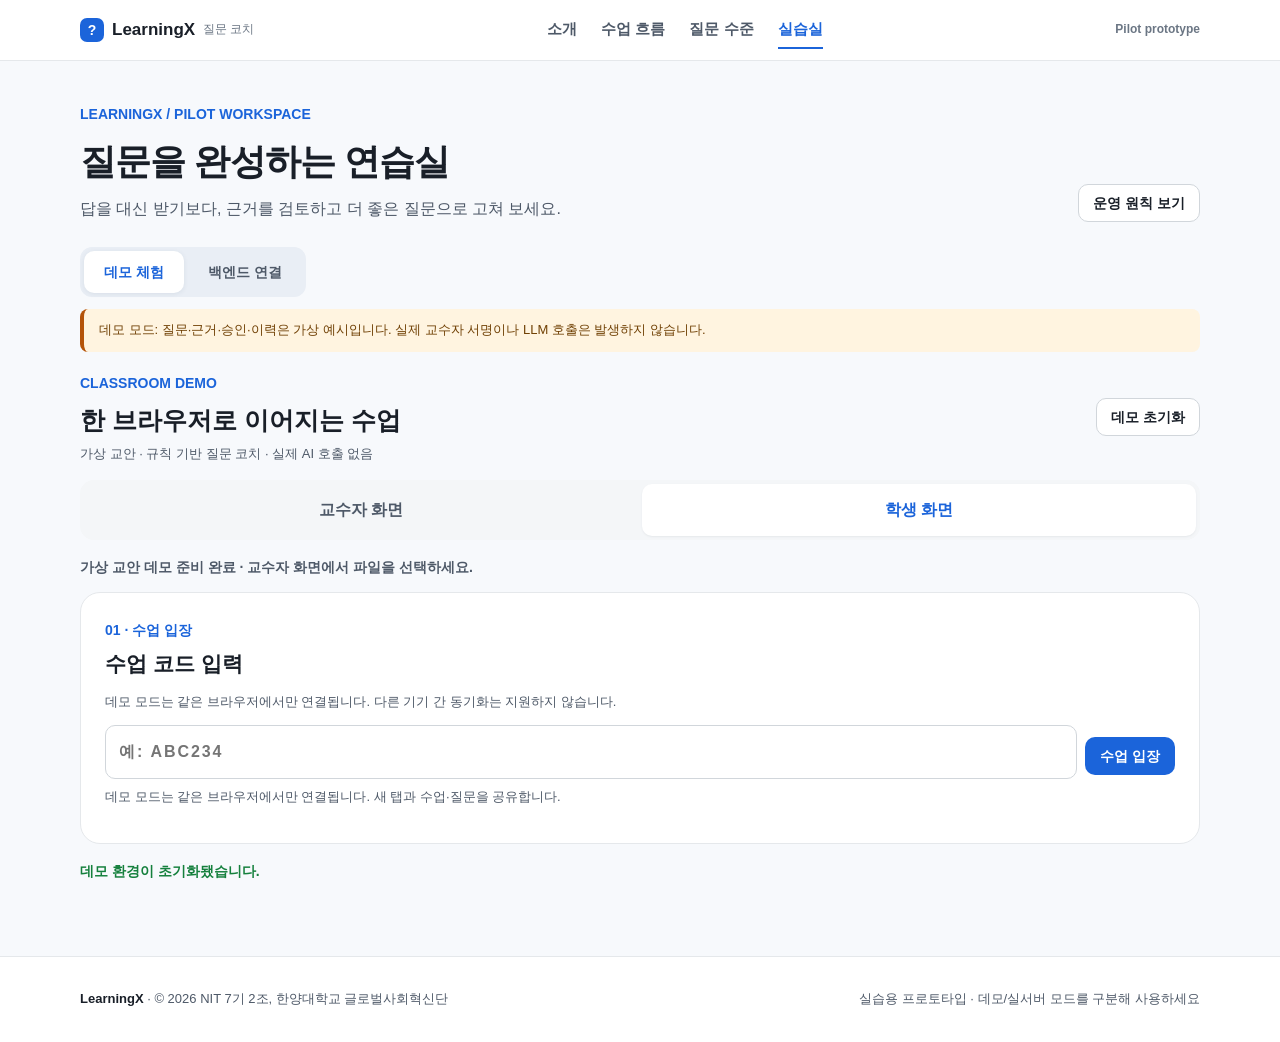
<file: frontend/app.html>
<!doctype html>
<html lang="ko">
<head>
<meta charset="utf-8">
<meta name="viewport" content="width=device-width, initial-scale=1">
<meta name="referrer" content="strict-origin-when-cross-origin">
<title>질문 코칭 실습 · LearningX</title>
<link rel="stylesheet" href="assets/style.css">
<link rel="stylesheet" href="assets/pilot.css">
<link rel="stylesheet" href="assets/demo-workspace.css">
</head>
<body>
<a class="skip" href="#main">본문으로 건너뛰기</a>
<header><div class="wrap"><a class="logo" href="index.html"><span class="mark" aria-hidden="true">?</span> LearningX <small>질문 코치</small></a><nav aria-label="메뉴"><a href="index.html">소개</a><a href="flow.html">수업 흐름</a><a href="levels.html">질문 수준</a><a href="app.html" aria-current="page">실습실</a></nav><span class="pilot-top">Pilot prototype</span></div></header>
<main id="main" class="pilot-main">
  <div class="wrap">
    <div class="pilot-heading"><div><span class="eyebrow">LEARNINGX / PILOT WORKSPACE</span><h1>질문을 완성하는 연습실</h1><p>답을 대신 받기보다, 근거를 검토하고 더 좋은 질문으로 고쳐 보세요.</p></div><a class="btn sm ghost" href="principles.html">운영 원칙 보기</a></div>
    <div class="mode-toggle" role="group" aria-label="접속 방식"><button id="demo-mode" type="button" class="active" aria-pressed="true">데모 체험</button><button id="api-mode" type="button" aria-pressed="false">백엔드 연결</button></div>
    <p class="pilot-notice" id="mode-notice" role="status">데모 모드: 모든 질문·답변·승인·이력은 예시이며, 실제 LLM 호출이나 교수자 서명은 발생하지 않습니다.</p>
    <section class="card pilot-connection" id="connection" hidden aria-labelledby="conn-title">
      <div class="sec-head pilot-sec-head"><div><span class="eyebrow">BACKEND CONNECTION</span><h2 id="conn-title">서버에 연결하기</h2></div></div>
      <p class="small-muted">운영자가 발급한 임시 토큰이 필요합니다. 토큰은 브라우저 메모리에만 보관되며 새로고침하면 사라집니다. 서버 주소는 HTTPS 또는 로컬 개발 주소만 허용합니다.</p>
      <form id="connect-form" class="pilot-fields">
        <label>백엔드 URL<input id="api-url" type="url" placeholder="https://your-api.example" autocomplete="url" required></label>
        <label>임시 Bearer 토큰<input id="api-token" type="password" placeholder="서버에서 발급받은 토큰" autocomplete="off" required></label>
        <button class="btn" type="submit">연결 및 수업 조회</button>
        <button class="btn ghost" id="disconnect" type="button" disabled>연결 해제</button>
      </form>
      <p class="pilot-connection-status" id="conn-status" role="status">연결되지 않았습니다.</p>
    </section>
    <section aria-label="사용자 역할" class="pilot-role">
      <div class="seg" role="group" aria-label="역할 미리보기"><button class="chip" id="role-student" type="button" aria-pressed="true">학생 화면</button><button class="chip" id="role-faculty" type="button" aria-pressed="false">교수자 화면</button></div>
      <span class="small-muted" id="role-hint">체험용 역할 선택 · 실제 연결 시 수업 멤버십으로 권한을 검증합니다</span>
    </section>
    <div class="pilot-grid">
      <section class="card pilot-work" id="student-work" aria-labelledby="student-title">
        <span class="eyebrow">STUDENT</span><h2 id="student-title">내 질문 다듬기</h2><p class="small-muted">질문을 적으면 역질문을 받고, 스스로 수정합니다.</p>
        <div class="pilot-fields">
          <label>수업 선택<select id="student-course" aria-label="학생 수업"><option value="demo-course">커뮤니케이션의 유형과 성격 특성 (데모)</option></select></label>
          <label>교안 선택<select id="student-material" aria-label="학습 교안"><option value="demo-material">2강 커뮤니케이션 유형 (예시 근거)</option></select></label>
        </div>
        <div class="pilot-step"><span class="pilot-num">01</span><div><h3>처음 질문</h3><p class="small-muted">배운 내용을 근거로 10자 이상 작성해 주세요.</p></div></div>
        <form id="ask-form" class="pilot-form">
          <label class="sr-only" for="question">학생 질문</label>
          <textarea id="question" maxlength="2000" minlength="10" rows="4" placeholder="예: 갈등을 피하는 사람은 항상 커뮤니케이션 능력이 낮을까요?" required></textarea>
          <button class="btn" id="ask-submit" type="submit">역질문 받기</button>
        </form>
        <div class="pilot-feedback" id="feedback" hidden aria-live="polite">
          <div class="pilot-step"><span class="pilot-num">02</span><div><h3>AI 질문 코치</h3><p class="small-muted">답이 아닌, 사고를 확장하는 후속 질문입니다.</p></div></div>
          <blockquote id="followup"></blockquote>
          <div class="pilot-evidence" id="evidence"></div>
          <div class="pilot-step"><span class="pilot-num">03</span><div><h3>내 질문 다시 쓰기</h3><p class="small-muted">제안에 동의할 필요는 없습니다. 직접 생각한 질문을 남기세요.</p></div></div>
          <form id="revise-form" class="pilot-form"><label class="sr-only" for="revision">수정 질문</label><textarea id="revision" maxlength="2000" minlength="10" rows="3" required placeholder="예: 갈등 회피 성향과 의사소통 능력의 차이를 어떤 행동 지표로 구분할 수 있나요?"></textarea><button type="submit" class="btn">수정 질문 기록</button></form>
        </div>
        <div class="pilot-history"><h3>질문 이력 <small id="history-count">0건</small></h3><div id="history-list" class="history-list"><p class="small-muted">아직 작성한 질문이 없습니다.</p></div></div>
      </section>
      <section class="card pilot-work" id="faculty-work" hidden aria-labelledby="faculty-title">
        <span class="eyebrow">FACULTY</span><h2 id="faculty-title">수업 · 교안 관리</h2><p class="small-muted">교안이 처리됐더라도 교수자가 검토·서명하기 전까지 코칭 근거가 아닙니다.</p>
        <form id="course-form" class="pilot-form"><label>수업 이름<input id="course-title" minlength="2" maxlength="180" placeholder="예: 2학기 매스커뮤니케이션" required></label><button type="submit" class="btn sm">수업 생성</button></form>
        <label>관리할 수업<select id="faculty-course"><option value="demo-course">커뮤니케이션의 유형과 성격 특성 (데모)</option></select></label>
        <div class="pilot-divider"></div>
        <div class="pilot-step"><span class="pilot-num">01</span><div><h3>교안 업로드</h3><p class="small-muted">PDF/PPTX 최대 100MB. 파일은 API 서버가 아닌 Neon 비공개 저장소로 직접 업로드되며, 분석은 별도 작업에서 진행됩니다. 내레이션 음성은 분석 대상에서 제외되고 상태에 표시됩니다.</p></div></div>
        <form id="upload-form" class="pilot-form"><input type="file" id="material-file" accept=".pdf,.pptx" required><button class="btn sm" type="submit">비공개 저장소로 직접 업로드</button></form><button class="btn sm ghost" type="button" id="upload-status-refresh">분석 상태 다시 확인</button>
        <label>검토할 교안<select id="faculty-material"><option value="demo-material">2강 커뮤니케이션 유형 (데모)</option></select></label>
        <button class="btn sm ghost" type="button" id="load-candidates">승인 후보 조회</button>
        <div class="pilot-candidates" id="candidates" hidden><h3>교수자 검토 후보</h3><p class="small-muted">원문과 대조한 뒤 승인할 블록만 체크하세요. 후보 목록은 자동 승인 대상이 아닙니다.</p><div id="candidate-list" class="candidate-list"></div><label class="pilot-inline"><input type="checkbox" id="ack-unprocessed-media"> 내레이션 오디오가 분석되지 않았을 수 있음을 확인했습니다. (녹음 PPTX 승인 시 필수)</label><button class="btn sm" id="approve-selected" type="button">선택한 블록 서명 승인</button></div>
        <div class="pilot-divider"></div>
        <div class="pilot-step"><span class="pilot-num">02</span><div><h3>수업 코칭 정책</h3><p class="small-muted">정책 허용과 근거 블록의 암호학적 서명은 서로 별개입니다.</p></div></div>
        <form id="policy-form" class="pilot-fields"><label>코칭 범위<select id="policy-value"><option value="RESTRICTED_HINT_ONLY">힌트 중심 (권장)</option><option value="PROHIBITED">사용 금지</option><option value="PERMITTED">허용</option></select></label><label class="pilot-inline"><input type="checkbox" id="policy-approved"> 수업 단위 AI 허용</label><button type="submit" class="btn sm ghost">정책 저장</button></form>
        <div class="pilot-divider"></div>
        <div class="pilot-step"><span class="pilot-num">03</span><div><h3>학생 참여 등록</h3><p class="small-muted">서버에 이미 생성된 학생의 ID만 등록합니다. 6자리 수업코드는 아직 지원하지 않습니다.</p></div></div>
        <form id="enroll-form" class="pilot-form"><label>학생 사용자 ID<input id="student-id" required placeholder="관리자가 전달한 학생 ID"></label><button type="submit" class="btn sm ghost">학생 등록</button></form>
      </section>
      <aside class="pilot-side">
        <div class="card side-card"><span class="eyebrow">HOW IT WORKS</span><h3>질문 중심 수업의 3원칙</h3><ol><li>정답은 제시하지 않습니다.</li><li>교수자 승인 근거만 활용합니다.</li><li>수정은 학생 본인이 합니다.</li></ol></div>
        <div class="card side-card soft-side"><h3>현재 구현 범위</h3><p>교안 업로드 → 검토·서명 → 질문 코칭 → 수정 이력</p><p class="small-muted">유사 질문 묶기·익명 질문 공개·6자리 코드·실제 SSO는 아직 구현되지 않았습니다.</p></div>
      </aside>
    </div>
    <p role="status" id="pilot-status" class="pilot-status" aria-live="polite"></p>
  </div>
</main>
<footer><div class="wrap"><span><b>LearningX</b> · © 2026 NIT 7기 2조, 한양대학교 글로벌사회혁신단</span><span>실습용 프로토타입 · 데모/실서버 모드를 구분해 사용하세요</span></div></footer>
<script src="assets/pilot.js" defer></script>
<script type="module" src="assets/demo-workspace.js"></script>
</body>
</html>
</file>
<file: frontend/assets/style.css>
/* ===== 디자인 토큰 =====
     평면 톤, 강조색 1개(파랑), 본문 대비 WCAG AA 이상.
     muted(#6B7684)는 흰 표면 위에서만 사용 (흰 배경 4.62:1). */
  :root{
    --ink:#191F28;        /* 제목·본문 16.6:1 */
    --sub:#4E5968;        /* 보조 본문 7.1:1 */
    --muted:#6B7684;      /* 캡션, 흰 표면 전용 4.6:1 */
    --line:#E5E8EB;
    --line-strong:#D1D6DB;
    --bg:#FFFFFF;
    --bg-soft:#F4F6F8;    /* 섹션 구분 배경 */
    --surface:#FFFFFF;
    --accent:#1B64DA;     /* 강조·주 버튼, 흰 글자 5.4:1 */
    --accent-hover:#1550B4;
    --accent-soft:#E8F1FD;
    --ok:#15803D;   --ok-soft:#EAF7EE;
    --warn:#B45309; --warn-soft:#FFF4E0;
    --err:#C62828;
    --r-sm:10px; --r-md:14px; --r-lg:20px; --r-pill:999px;
    --s1:4px; --s2:8px; --s3:12px; --s4:16px; --s5:24px; --s6:32px; --s7:48px; --s8:72px;
    --container:1120px;
  }
  *{box-sizing:border-box;margin:0;padding:0}
  html{scroll-behavior:smooth}
  @media (prefers-reduced-motion:reduce){html{scroll-behavior:auto}*{transition:none!important}}
  body{font-family:"Pretendard Variable",Pretendard,-apple-system,BlinkMacSystemFont,"Apple SD Gothic Neo","Malgun Gothic",sans-serif;color:var(--ink);background:var(--bg);line-height:1.6;word-break:keep-all;-webkit-font-smoothing:antialiased}
  a{color:inherit}
  button,input,textarea{font:inherit;color:inherit}
  .wrap{width:min(100% - 40px,var(--container));margin:0 auto}
  :focus-visible{outline:3px solid var(--accent);outline-offset:2px;border-radius:6px}
  [hidden]{display:none!important}
  .sr-only{position:absolute;width:1px;height:1px;overflow:hidden;clip:rect(0 0 0 0);white-space:nowrap}
  .skip{position:absolute;left:12px;top:-60px;background:var(--ink);color:#fff;padding:10px 16px;border-radius:var(--r-sm);z-index:50}
  .skip:focus{top:12px}

  /* ===== 상단 바 ===== */
  header{position:sticky;top:0;z-index:20;background:rgba(255,255,255,.96);border-bottom:1px solid var(--line)}
  header .wrap{display:flex;align-items:center;justify-content:space-between;height:60px;gap:var(--s4)}
  .logo{display:flex;align-items:center;gap:var(--s2);font-weight:700;font-size:17px;text-decoration:none}
  .logo .mark{width:24px;height:24px;border-radius:7px;background:var(--accent);color:#fff;display:grid;place-items:center;font-size:14px;font-weight:800}
  .logo small{font-weight:500;font-size:12px;color:var(--muted)}
  nav{display:flex;gap:var(--s5);font-size:15px;font-weight:600}
  nav a{color:var(--sub);text-decoration:none}
  nav a:hover{color:var(--ink)}

  /* ===== 버튼 ===== */
  .btn{display:inline-flex;align-items:center;justify-content:center;gap:6px;height:48px;padding:0 22px;border-radius:var(--r-md);border:1px solid transparent;background:var(--accent);color:#fff;font-weight:700;font-size:15px;cursor:pointer;text-decoration:none}
  .btn:hover{background:var(--accent-hover)}
  .btn.ghost{background:var(--surface);color:var(--ink);border-color:var(--line-strong)}
  .btn.ghost:hover{background:var(--bg-soft)}
  .btn.sm{height:38px;padding:0 14px;font-size:14px;border-radius:var(--r-sm)}
  .btn.block{width:100%}
  .btn:disabled{background:var(--line);color:var(--muted);cursor:not-allowed}

  /* ===== 히어로 ===== */
  .hero{padding:var(--s8) 0 var(--s8);background:var(--bg)}
  .hero .grid{display:grid;grid-template-columns:minmax(0,1.1fr) minmax(0,.9fr);gap:var(--s7);align-items:center}
  .eyebrow{display:inline-flex;align-items:center;gap:6px;font-size:14px;font-weight:700;color:var(--accent)}
  .hero h1{font-size:52px;font-weight:800;line-height:1.2;letter-spacing:-.02em;margin-top:var(--s3)}
  .hero h1 em{font-style:normal;color:var(--accent)}
  .hero .lead{margin-top:var(--s4);font-size:18px;color:var(--sub);max-width:520px}
  .facts{display:flex;flex-wrap:wrap;gap:var(--s2);margin-top:var(--s5)}
  .facts li{list-style:none;font-size:14px;font-weight:600;color:var(--sub);background:var(--bg-soft);border-radius:var(--r-pill);padding:6px 12px}

  /* 입장 카드 */
  .entry{background:var(--surface);border:1px solid var(--line);border-radius:var(--r-lg);padding:var(--s5);box-shadow:0 1px 2px rgba(0,0,0,.04),0 8px 24px rgba(25,31,40,.06)}
  .tabs{display:grid;grid-template-columns:1fr 1fr;background:var(--bg-soft);border-radius:var(--r-md);padding:4px;margin-bottom:var(--s5)}
  .tabs [role=tab]{height:40px;border:0;border-radius:var(--r-sm);background:transparent;font-weight:700;font-size:15px;color:var(--sub);cursor:pointer}
  .tabs [role=tab][aria-selected=true]{background:var(--surface);color:var(--ink);box-shadow:0 1px 3px rgba(0,0,0,.08)}
  .field-label{display:block;font-size:14px;font-weight:600;color:var(--sub);margin-bottom:var(--s2)}
  .code{width:100%;height:60px;font-size:24px;font-weight:700;letter-spacing:.35em;text-align:center;border:1px solid var(--line-strong);border-radius:var(--r-md);text-transform:uppercase;background:var(--surface)}
  .code::placeholder{color:#B0B8C1}
  .code:focus{outline:none;border-color:var(--accent);box-shadow:0 0 0 3px var(--accent-soft)}
  .code[aria-invalid=true]{border-color:var(--err)}
  .err{font-size:13px;font-weight:600;color:var(--err);margin-top:6px;min-height:20px}
  .hint{font-size:13px;color:var(--muted);margin-top:var(--s3);text-align:center}
  [role=tabpanel] .btn{margin-top:var(--s2)}

  /* 업로드 */
  .drop{display:block;border:1.5px dashed var(--line-strong);border-radius:var(--r-md);padding:var(--s5);text-align:center;color:var(--sub);font-size:14px;cursor:pointer;background:var(--bg-soft)}
  .drop:hover,.drop.over{border-color:var(--accent);background:var(--accent-soft)}
  .drop:focus-within{outline:3px solid var(--accent);outline-offset:2px}
  .drop b{display:block;color:var(--ink);font-size:15px;margin-bottom:2px}
  .drop input{position:absolute;opacity:0;width:1px;height:1px}
  .steps{list-style:none;margin-top:var(--s4);display:grid;gap:var(--s2)}
  .steps li{display:flex;align-items:center;gap:var(--s3);font-size:14px;color:var(--sub)}
  .steps .dot{flex:none;width:22px;height:22px;border-radius:50%;display:grid;place-items:center;font-size:12px;font-weight:800;border:1.5px solid var(--line-strong);color:var(--muted);background:var(--surface)}
  .steps li.done .dot{background:var(--ok);border-color:var(--ok);color:#fff}
  .steps li.wait .dot{border-color:var(--warn);color:var(--warn)}
  .steps li.done{color:var(--ink)}
  .steps small{display:block;font-size:12px;color:var(--muted)}

  /* ===== 섹션 공통 ===== */
  section.block{padding:var(--s8) 0}
  section.soft{background:var(--bg-soft)}
  .sec-head{display:flex;align-items:flex-end;justify-content:space-between;gap:var(--s5);margin-bottom:var(--s6)}
  .sec-head h2{font-size:32px;font-weight:800;line-height:1.35;letter-spacing:-.01em;margin-top:6px}
  .sec-head p{font-size:15px;color:var(--sub);max-width:400px}
  .card{background:var(--surface);border:1px solid var(--line);border-radius:var(--r-lg);padding:var(--s5)}

  /* ===== 왜 질문인가 ===== */
  .callout{display:flex;gap:var(--s4);align-items:flex-start;margin-bottom:var(--s5)}
  .callout .q{flex:none;width:40px;height:40px;border-radius:12px;display:grid;place-items:center;background:var(--accent);color:#fff;font-weight:800;font-size:20px}
  .callout p{font-size:17px;font-weight:700;line-height:1.6}
  .callout p span{display:block;font-size:14px;font-weight:400;color:var(--sub);margin-top:4px}
  .callout p span a{color:var(--accent);font-weight:600}
  .dig{list-style:none;display:grid;grid-template-columns:repeat(5,minmax(0,1fr));gap:var(--s3);position:relative}
  .dig li{display:flex;flex-direction:column;gap:6px;padding:var(--s4) var(--s4) var(--s5)}
  .dig li:nth-child(n+3){background:var(--accent-soft);border-color:#CFE0F8}
  .dig .depth{font-size:12px;font-weight:800;color:var(--accent)}
  .dig h3{font-size:17px;font-weight:700}
  .dig .ask{font-size:14px;font-weight:600;line-height:1.55}
  .dig .ex{font-size:13px;color:var(--sub);line-height:1.55;border-top:1px solid var(--line);padding-top:var(--s2);margin-top:auto}
  .dig li:nth-child(n+3) .ex{border-top-color:#CFE0F8}
  .dig .src{font-size:12px;color:var(--sub)}
  .depthbar{display:flex;align-items:center;gap:var(--s3);margin-top:var(--s3);font-size:13px;font-weight:600;color:var(--sub)}
  .depthbar i{flex:1;height:4px;border-radius:2px;background:linear-gradient(90deg,var(--line) 0%,var(--accent) 100%)}

  /* ===== 경각심 카드 ===== */
  .toolbar{display:flex;flex-wrap:wrap;gap:var(--s3);align-items:center;justify-content:space-between;margin-bottom:var(--s5)}
  .seg{display:inline-flex;flex-wrap:wrap;gap:6px}
  .chip{height:36px;padding:0 14px;border-radius:var(--r-pill);font-size:14px;font-weight:600;cursor:pointer;background:var(--surface);border:1px solid var(--line-strong);color:var(--sub)}
  .chip:hover{color:var(--ink);border-color:var(--sub)}
  .chip[aria-pressed=true]{background:var(--ink);border-color:var(--ink);color:#fff}
  .deck{display:grid;grid-template-columns:repeat(4,minmax(0,1fr));gap:var(--s4)}
  .ac{display:flex;flex-direction:column;gap:var(--s3);padding:var(--s5) var(--s4)}
  .ac[hidden]{display:none}
  .ac .top{display:flex;justify-content:space-between;align-items:center;gap:var(--s2)}
  .ac .no{font-size:13px;font-weight:800;color:var(--muted)}
  .tier{display:inline-flex;align-items:center;gap:5px;height:24px;padding:0 9px;border-radius:var(--r-pill);font-size:12px;font-weight:700;white-space:nowrap}
  .tier::before{content:"";width:6px;height:6px;border-radius:50%;background:currentColor}
  .tier.t1{background:var(--ok-soft);color:var(--ok)}
  .tier.t2{background:var(--accent-soft);color:var(--accent)}
  .tier.t3{background:var(--warn-soft);color:var(--warn)}
  .tier.t0{background:var(--bg-soft);color:var(--sub)}
  .ac h3{font-size:17px;font-weight:700;line-height:1.4}
  .ac .stat{font-size:30px;font-weight:800;color:var(--accent);line-height:1.1;letter-spacing:-.01em}
  .ac .stat small{display:block;font-size:12px;font-weight:600;color:var(--sub);margin-top:4px;letter-spacing:0}
  .ac p{font-size:14px;color:var(--sub);line-height:1.6}
  .ac .self{margin-top:auto;padding:10px 12px;border-radius:var(--r-sm);background:var(--bg-soft);font-size:14px;font-weight:700}
  .ac .self small{display:block;font-size:11px;font-weight:700;color:var(--accent);margin-bottom:2px}
  .ac .from{font-size:12px;color:var(--muted)}
  .ac .from a{color:var(--accent);font-weight:600}
  .ac .flag{font-size:12px;font-weight:600;color:var(--warn)}
  .check{margin-top:var(--s5);display:grid;grid-template-columns:minmax(0,1fr) minmax(0,2fr);gap:var(--s5);align-items:center}
  .check h3{font-size:19px;font-weight:700}
  .check h3 span{display:block;font-size:14px;font-weight:400;color:var(--sub);margin-top:4px}
  .check ul{list-style:none;display:grid;grid-template-columns:repeat(3,minmax(0,1fr));gap:var(--s2)}
  .check label{display:flex;gap:10px;align-items:center;padding:12px 14px;border-radius:var(--r-md);border:1px solid var(--line);font-size:14px;font-weight:600;cursor:pointer;background:var(--surface)}
  .check label:has(input:checked){border-color:var(--accent);background:var(--accent-soft)}
  .check input{width:18px;height:18px;accent-color:var(--accent)}
  .check .meter{grid-column:1/-1;display:flex;align-items:center;gap:var(--s3);font-size:14px;font-weight:700;color:var(--sub)}
  .check .meter i{flex:1;height:6px;border-radius:3px;background:var(--line);overflow:hidden}
  .check .meter b{display:block;height:100%;width:0;background:var(--accent);transition:width .25s}
  .note{font-size:13px;color:var(--sub);margin-top:var(--s4)}

  /* ===== 수업 흐름 ===== */
  .flow{list-style:none;display:grid;grid-template-columns:repeat(5,minmax(0,1fr));gap:var(--s3);counter-reset:f}
  .flow li{position:relative}
  .flow .num{display:inline-grid;place-items:center;width:28px;height:28px;border-radius:8px;background:var(--accent-soft);color:var(--accent);font-size:13px;font-weight:800}
  .flow h3{font-size:18px;font-weight:700;margin:var(--s3) 0 6px}
  .flow p{font-size:14px;line-height:1.65;color:var(--sub)}
  .flow .who{display:inline-block;margin-top:var(--s3);font-size:12px;font-weight:700;color:var(--muted)}

  /* ===== 질문 수준 + 코치 데모 ===== */
  .ladder{display:grid;grid-template-columns:minmax(0,.9fr) minmax(0,1.1fr);gap:var(--s5);align-items:start}
  .lv{display:flex;gap:var(--s3);align-items:flex-start;padding:var(--s4) 0;border-bottom:1px solid var(--line)}
  .lv:first-child{padding-top:0}.lv:last-of-type{border-bottom:0;padding-bottom:0}
  .tag{flex:none;display:inline-flex;align-items:center;gap:6px;height:28px;padding:0 10px;border-radius:var(--r-pill);font-size:13px;font-weight:700;background:var(--bg-soft);color:var(--sub)}
  .tag.deep{background:var(--accent-soft);color:var(--accent)}
  .lv b{display:block;font-size:16px;font-weight:700}
  .lv span.eg{font-size:14px;color:var(--sub)}
  .levels-note{font-size:13px;color:var(--sub);margin-top:var(--s4);padding-top:var(--s4);border-top:1px solid var(--line)}

  .coach{padding:0;overflow:hidden}
  .coach .bar{display:flex;align-items:center;justify-content:space-between;padding:12px var(--s5);border-bottom:1px solid var(--line);font-size:13px;font-weight:700;color:var(--sub)}
  .coach .bar .live{display:inline-flex;align-items:center;gap:6px}
  .coach .bar .live::before{content:"";width:8px;height:8px;border-radius:50%;background:var(--ok)}
  .coach .body{padding:var(--s5);display:grid;gap:var(--s3)}
  .bubble{border-radius:var(--r-md);padding:12px 14px;font-size:15px}
  .bubble small{display:flex;align-items:center;gap:6px;font-size:12px;font-weight:700;color:var(--muted);margin-bottom:4px}
  .bubble.me{background:var(--bg-soft);font-weight:600;justify-self:end;max-width:86%}
  .bubble.ai{border:1px solid var(--line);background:var(--surface);max-width:94%}
  .bubble.ai small{color:var(--accent)}
  .bubble.ai p{font-size:14px;line-height:1.65;color:var(--ink)}
  .cite{display:inline-flex;align-items:center;gap:6px;margin-top:var(--s2);font-size:12px;font-weight:700;padding:4px 10px;border-radius:var(--r-pill);background:var(--ok-soft);color:var(--ok);border:0;cursor:pointer}
  .cite[aria-expanded=true]{outline:1px solid var(--ok)}
  .cite-pop{margin-top:var(--s2);font-size:13px;color:var(--sub);background:var(--bg-soft);border-radius:var(--r-sm);padding:10px 12px}
  .cite-pop b{color:var(--ink)}
  .stems-label{font-size:13px;font-weight:700;color:var(--sub)}
  .stems{display:flex;flex-wrap:wrap;gap:6px}
  .stem{height:36px;padding:0 12px;border-radius:var(--r-pill);border:1px solid var(--line-strong);background:var(--surface);font-size:13px;font-weight:600;cursor:pointer}
  .stem b{color:var(--accent)}
  .stem:hover{border-color:var(--accent)}
  .stem[aria-pressed=true]{border-color:var(--accent);background:var(--accent-soft)}
  .compose{display:grid;gap:var(--s2)}
  .compose textarea{width:100%;min-height:76px;resize:vertical;border:1px solid var(--line-strong);border-radius:var(--r-md);padding:12px 14px;font-size:15px;line-height:1.55}
  .compose textarea:focus{outline:none;border-color:var(--accent);box-shadow:0 0 0 3px var(--accent-soft)}
  .compose textarea[aria-invalid=true]{border-color:var(--err)}
  .compose .row{display:flex;justify-content:space-between;align-items:center;gap:var(--s3)}
  .compose .count{font-size:12px;color:var(--muted)}
  .sent{display:flex;gap:var(--s2);align-items:flex-start;font-size:14px;color:var(--ok);font-weight:700}

  /* ===== 운영 원칙 ===== */
  .principles{list-style:none;display:grid;grid-template-columns:repeat(3,minmax(0,1fr));gap:var(--s4)}
  .principles h3{font-size:18px;font-weight:700;margin-bottom:6px}
  .principles p{font-size:14px;line-height:1.7;color:var(--sub)}
  .principles .ico{width:36px;height:36px;border-radius:10px;background:var(--accent-soft);color:var(--accent);display:grid;place-items:center;margin-bottom:var(--s3)}

  footer{border-top:1px solid var(--line);font-size:13px;color:var(--sub);padding:var(--s6) 0}
  footer .wrap{display:flex;flex-wrap:wrap;justify-content:space-between;gap:var(--s3)}
  footer b{color:var(--ink)}

  .toast{position:fixed;left:50%;bottom:24px;transform:translate(-50%,12px);background:var(--ink);color:#fff;padding:12px 18px;border-radius:var(--r-md);font-size:14px;font-weight:600;opacity:0;transition:opacity .2s,transform .2s;pointer-events:none;z-index:60;max-width:calc(100% - 32px)}
  .toast.show{opacity:1;transform:translate(-50%,0)}

  /* ===== 반응형 ===== */
  @media (max-width:1024px){
    .deck{grid-template-columns:repeat(2,minmax(0,1fr))}
    .flow{grid-template-columns:repeat(3,minmax(0,1fr))}
    .dig{grid-template-columns:repeat(3,minmax(0,1fr))}
  }
  @media (max-width:860px){
    nav{display:none}
    .hero{padding:var(--s7) 0}
    .hero .grid,.ladder,.check{grid-template-columns:minmax(0,1fr)}
    .hero h1{font-size:36px}
    .hero .lead{font-size:16px}
    section.block{padding:56px 0}
    .sec-head{flex-direction:column;align-items:flex-start;gap:var(--s2)}
    .sec-head h2{font-size:26px}
    .principles{grid-template-columns:minmax(0,1fr)}
    .check ul{grid-template-columns:minmax(0,1fr) minmax(0,1fr)}
  }
  @media (max-width:560px){
    .deck,.flow,.dig{grid-template-columns:minmax(0,1fr)}
    .check ul{grid-template-columns:minmax(0,1fr)}
    .callout p{font-size:16px}
  }

  /* ===== 다중 페이지 공통 ===== */
  body{display:flex;flex-direction:column;min-height:100vh}
  main{flex:1}
  header .wrap > nav a{padding:6px 0;border-bottom:2px solid transparent}
  header .wrap > nav a[aria-current=page]{color:var(--accent);border-bottom-color:var(--accent)}
  .mnav{display:none}
  main > section.block:first-child{padding-top:var(--s7)}
  .crumb{font-size:13px;color:var(--sub);margin-bottom:var(--s3)}
  .crumb a{color:var(--sub)}
  .pager{display:grid;grid-template-columns:1fr 1fr;gap:var(--s3);margin-top:var(--s7)}
  .pager a{display:flex;flex-direction:column;gap:2px;padding:var(--s4) var(--s5);border:1px solid var(--line);border-radius:var(--r-lg);background:var(--surface);text-decoration:none}
  .pager a:hover{border-color:var(--accent)}
  .pager small{font-size:13px;font-weight:600;color:var(--sub)}
  .pager b{font-size:17px}
  .pager .next{grid-column:2;text-align:right}
  .tour{list-style:none;display:grid;grid-template-columns:repeat(5,minmax(0,1fr));gap:var(--s3)}
  .tour a{display:flex;flex-direction:column;gap:6px;height:100%;padding:var(--s5) var(--s4);text-decoration:none}
  .tour a:hover{border-color:var(--accent)}
  .tour .num{font-size:12px;font-weight:800;color:var(--accent)}
  .tour b{font-size:17px}
  .tour span.d{font-size:14px;color:var(--sub);line-height:1.55}
  .tour .go{margin-top:auto;padding-top:var(--s2);font-size:13px;font-weight:700;color:var(--accent)}
  @media (max-width:1024px){.tour{grid-template-columns:repeat(3,minmax(0,1fr))}}
  @media (max-width:860px){
    .mnav{display:flex;gap:6px;overflow-x:auto;padding:0 20px 10px;scrollbar-width:none}
    .mnav::-webkit-scrollbar{display:none}
    .mnav a{flex:none;height:34px;display:inline-flex;align-items:center;padding:0 14px;border-radius:var(--r-pill);font-size:14px;font-weight:600;color:var(--sub);background:var(--bg-soft);text-decoration:none}
    .mnav a[aria-current=page]{background:var(--ink);color:#fff}
    main > section.block:first-child{padding-top:var(--s6)}
  }
  @media (max-width:560px){.tour,.pager{grid-template-columns:minmax(0,1fr)}.pager .next{grid-column:1}}
</file>
<file: frontend/assets/pilot.css>
.pilot-main{background:#f7f9fc;padding:40px 0 72px}
.pilot-heading{display:flex;align-items:end;justify-content:space-between;gap:16px;margin-bottom:25px}
.pilot-heading h1{font-size:36px;letter-spacing:-.025em;margin:6px 0}
.pilot-heading p{color:var(--sub)}
.pilot-top{font-size:12px;color:var(--muted);font-weight:700}
.mode-toggle{display:inline-flex;padding:4px;background:#e9eef5;border-radius:12px;gap:4px;margin:0 0 12px}
.mode-toggle button{font-size:14px;background:transparent;border:0;border-radius:10px;padding:10px 20px;cursor:pointer;font-weight:700;color:var(--sub)}
.mode-toggle button.active{background:#fff;color:var(--accent);box-shadow:0 1px 5px #263b5015}
.pilot-notice{padding:11px 15px;border-left:4px solid #b45309;border-radius:8px;background:var(--warn-soft);font-size:13px;color:#704004;margin-bottom:18px}
.pilot-notice.live{background:var(--accent-soft);border-left-color:var(--accent);color:var(--ink)}
.pilot-connection{margin-bottom:18px}
.pilot-sec-head{margin-bottom:8px}.pilot-sec-head h2{font-size:22px}
.pilot-fields{display:flex;flex-wrap:wrap;gap:12px;align-items:end;margin:14px 0}
.pilot-fields label{flex:1;min-width:200px}
.pilot-fields .btn{flex:0 0 auto}
.pilot-work input:not([type=checkbox]):not([type=file]),.pilot-work select,.pilot-connection input,.pilot-work textarea{background:#fff;border:1px solid var(--line-strong);border-radius:11px;padding:11px 12px;width:100%;outline-offset:2px;font-size:15px}
.pilot-work textarea{resize:vertical;line-height:1.6}
.pilot-work label,.pilot-connection label{display:block;font-size:14px;font-weight:650;color:var(--sub)}
.pilot-work label>input,.pilot-work label>select,.pilot-connection label>input{margin-top:6px}
.pilot-role{display:flex;align-items:center;flex-wrap:wrap;justify-content:space-between;gap:12px;margin-bottom:16px}
.small-muted{color:var(--sub);font-size:13px;line-height:1.6}
.pilot-grid{display:grid;grid-template-columns:minmax(0,1fr) 280px;gap:18px;align-items:start}
.pilot-work{min-height:480px;padding:28px}.pilot-work h2{font-size:25px;margin:3px 0 4px}
.pilot-work>.pilot-fields{margin:24px 0}.pilot-work>label{margin:18px 0 10px}
.pilot-step{display:flex;align-items:start;gap:12px;margin:22px 0 11px}.pilot-step h3{font-size:18px;margin:0 0 3px}
.pilot-num{width:31px;height:31px;display:inline-flex;align-items:center;justify-content:center;border-radius:10px;color:var(--accent);background:var(--accent-soft);font-weight:800;font-size:13px;flex-shrink:0}
.pilot-form{display:grid;gap:10px;margin-bottom:14px}.pilot-form button{justify-self:start}.pilot-form .btn{height:44px}
.pilot-feedback{margin-top:26px;border-top:1px solid var(--line);padding-top:10px}
.pilot-feedback blockquote{background:var(--accent-soft);border-left:3px solid var(--accent);border-radius:10px;padding:18px 19px;font-weight:700;font-size:16px;line-height:1.7}
.pilot-evidence{font-size:12px;color:var(--sub);margin:10px 0 24px}
.pilot-history{margin-top:30px;border-top:1px solid var(--line);padding-top:20px}.pilot-history h3{font-size:17px;margin-bottom:10px}.pilot-history h3 small{font-size:12px;color:var(--accent)}
.history-list{display:grid;gap:10px}.history-item{border:1px solid var(--line);border-radius:10px;padding:14px;background:#fcfdff}.history-item b{font-size:13px;color:var(--sub)}.history-item p{font-size:14px;margin:5px 0}.history-item .revisions{color:var(--accent);font-size:13px;white-space:pre-wrap}
.pilot-side{display:grid;gap:14px}.side-card{padding:23px}.side-card h3{font-size:18px;margin:7px 0}.side-card ol{padding-left:18px;font-size:14px;line-height:2.2}.side-card p{font-size:14px;line-height:1.7}.soft-side{background:#eaf1fb}
.pilot-connection-status{font-size:13px;color:var(--sub)}
.pilot-divider{border-top:1px solid var(--line);margin:22px 0}
.pilot-inline{display:flex!important;align-items:center;gap:8px;min-width:140px!important}.pilot-inline input{width:18px;height:18px}
.pilot-candidates{margin:15px 0;border:1px solid #dde6f7;border-radius:12px;background:#f9fbff;padding:18px}.pilot-candidates h3{font-size:17px}.candidate-list{display:grid;gap:8px;margin:15px 0}.candidate{border:1px solid var(--line);border-radius:10px;padding:12px;background:white;font-size:13px;display:flex!important;align-items:start;gap:10px}.candidate input{margin-top:4px}.candidate b,.candidate small{display:block}.candidate small{color:var(--sub);font-weight:400;line-height:1.6}
.pilot-status{margin-top:16px;min-height:24px;font-size:14px;font-weight:650}.pilot-status.error{color:var(--err)}.pilot-status.success{color:var(--ok)}
@media(max-width:860px){.pilot-grid{grid-template-columns:minmax(0,1fr)}.pilot-heading{align-items:start;flex-direction:column}.pilot-heading h1{font-size:30px}.pilot-work{padding:20px}.pilot-fields label{flex-basis:100%}}
</file>
<file: frontend/assets/demo-workspace.css>
/* Demo-only UI reusing question-coach-v3 root design tokens. */
body.demo-active .pilot-role,body.demo-active .pilot-grid{display:none}
.demo-workspace,.demo-workspace *{min-width:0}
.demo-workspace{width:100%;max-width:100%}
.demo-workspace-head{display:flex;justify-content:space-between;align-items:center;flex-wrap:wrap;gap:var(--s4);margin-bottom:var(--s4)}
.demo-workspace-head h2{font-size:25px;margin:4px 0}
.demo-tabs{display:flex;gap:4px;background:var(--bg-soft);padding:4px;border-radius:var(--r-md);margin-bottom:var(--s4)}
.demo-tabs [role=tab]{display:flex;align-items:center;justify-content:center;flex:1;gap:var(--s2);border:0;border-radius:var(--r-sm);padding:13px 10px;background:transparent;color:var(--sub);font-weight:700;cursor:pointer}
.demo-tabs [aria-selected=true]{background:var(--surface);color:var(--accent);box-shadow:0 1px 2px var(--line)}
.demo-panel{display:grid;gap:var(--s4)}
.demo-card{background:var(--surface);border:1px solid var(--line);border-radius:var(--r-lg);padding:var(--s5);min-width:0}
.demo-card h3{font-size:21px;margin:4px 0 var(--s3)}
.demo-card .small-muted{margin:var(--s2) 0 var(--s3)}
.demo-card label:not(.demo-drop){display:block;color:var(--ink);font-weight:600;font-size:14px;margin-bottom:var(--s2)}
.demo-card input[type=text],.demo-card textarea{display:block;width:100%;max-width:100%;border:1px solid var(--line-strong);border-radius:var(--r-sm);background:var(--surface);padding:13px;color:var(--ink);font-size:16px;resize:vertical}
.demo-drop{position:relative;border:2px dashed var(--line-strong);border-radius:var(--r-md);padding:var(--s6) var(--s4);display:grid;gap:6px;text-align:center;cursor:pointer;background:var(--bg-soft);margin:var(--s4) 0}
.demo-drop strong{font-size:17px;color:var(--ink)}.demo-drop span{color:var(--sub);font-size:13px}
.demo-drop.drag-over,.demo-drop:hover{border-color:var(--accent);background:var(--accent-soft)}
.demo-drop:focus-within{outline:3px solid var(--accent);outline-offset:3px}
.demo-drop input[type=file]{position:absolute;inset:0;width:100%;height:100%;opacity:0;cursor:pointer}
.demo-file-info{display:grid;gap:var(--s2);padding:var(--s3);background:var(--bg-soft);border-radius:var(--r-sm);margin:var(--s3) 0}
.demo-file-info>div{display:grid;grid-template-columns:minmax(70px,110px) minmax(0,1fr);gap:var(--s3);font-size:13px}
.demo-file-info dt{color:var(--sub)}.demo-file-info dd{overflow-wrap:anywhere;font-weight:650}
.demo-hash{font-family:ui-monospace,SFMono-Regular,Consolas,monospace;letter-spacing:0;line-height:1.55}
.demo-steps{list-style:none;display:grid;gap:var(--s3);margin:var(--s4) 0}
.demo-steps li{display:flex;align-items:center;flex-wrap:wrap;gap:var(--s2);font-size:14px;color:var(--sub)}.demo-steps small{font-size:12px}
.demo-step-symbol{border:1px solid var(--line-strong);width:28px;height:28px;display:inline-grid;place-items:center;border-radius:50%;font-weight:700;color:var(--sub)}
.demo-steps li.complete .demo-step-symbol{background:var(--accent);color:var(--surface);border-color:var(--accent)}
.demo-steps li.current .demo-step-symbol{border-color:var(--accent);color:var(--accent)}
.demo-thinking{display:flex;gap:10px;align-items:center;color:var(--accent);font-size:14px;font-weight:700}
.demo-spinner{width:18px;height:18px;border:2px solid var(--line-strong);border-top-color:var(--accent);border-radius:50%;animation:demo-spin .8s linear infinite}
@keyframes demo-spin{to{transform:rotate(360deg)}}
.demo-disclosure{padding:var(--s4);border-left:4px solid var(--accent);background:var(--accent-soft);color:var(--ink);font-weight:750;margin-bottom:var(--s5);line-height:1.65}
.demo-summary{display:grid;grid-template-columns:repeat(4,minmax(0,1fr));gap:var(--s2);margin:var(--s4) 0}
.demo-summary span{border:1px solid var(--line);border-radius:var(--r-sm);padding:var(--s3);font-size:13px;color:var(--sub);text-align:center}
.demo-summary strong{display:block;color:var(--ink);font-size:18px}
.demo-block-list{display:grid;gap:var(--s2);margin:var(--s4) 0}
.demo-block{border:1px solid var(--line);border-radius:var(--r-sm);padding:var(--s3);display:flex;gap:var(--s3);align-items:start}
.demo-block[aria-disabled=true]{background:var(--bg-soft)}
.demo-block input{flex:none;width:19px;height:19px;margin-top:3px;accent-color:var(--accent)}
.demo-block .demo-block-body{flex:1;min-width:0}.demo-block h4{font-size:15px;margin:0}.demo-block small{display:block;font-size:12px;color:var(--sub);margin:3px 0}
.demo-block p{font-size:14px;color:var(--ink);line-height:1.6;overflow-wrap:anywhere}
.demo-block-reason{font-size:12px!important;color:var(--sub)!important;margin:4px 0 0}
.demo-actions{display:flex;flex-wrap:wrap;gap:var(--s3)}
.demo-code-panel{margin-top:var(--s5);padding:var(--s4);border:1px solid var(--accent);border-radius:var(--r-md);background:var(--accent-soft);text-align:center}
.demo-code-panel strong{display:block}.demo-code-panel p{font-size:13px;color:var(--sub)}
.demo-class-code{display:block;font-size:clamp(30px,6vw,52px);font-weight:800;letter-spacing:.16em;color:var(--accent);margin:var(--s2) auto;overflow-wrap:anywhere}
.demo-inline-form{display:flex;flex-wrap:wrap;gap:var(--s2);align-items:center}
.demo-inline-form input{flex:1;min-width:180px;max-width:450px;text-transform:uppercase;font-weight:750;letter-spacing:.12em}
.demo-inline-error{color:var(--err);font-size:13px;font-weight:650;margin:8px 0}
.demo-status{min-height:24px;color:var(--sub);font-size:14px;font-weight:700;margin-bottom:var(--s3)}.demo-status:empty{display:none}
.demo-unread{display:inline-grid;place-items:center;background:var(--accent);color:var(--surface);border-radius:var(--r-pill);min-width:22px;height:22px;font-size:12px;padding:0 5px}
.demo-level-line{display:flex;align-items:center;gap:var(--s3);flex-wrap:wrap;margin:var(--s3) 0}
.demo-level-line strong{color:var(--accent);background:var(--accent-soft);padding:5px 12px;border-radius:var(--r-pill)}
.demo-level-line span{font-size:12px;color:var(--sub)}
.demo-stems{display:flex;gap:var(--s2);flex-wrap:wrap;margin:var(--s4) 0}
.demo-stem{border:1px solid var(--accent);border-radius:var(--r-pill);color:var(--accent);background:var(--surface);padding:9px 13px;cursor:pointer;font-size:14px;text-align:left}
.demo-stem:hover,.demo-stem:focus-visible{background:var(--accent-soft)}
.demo-evidence{display:grid;gap:var(--s2);margin:var(--s4) 0}.demo-evidence details{border:1px solid var(--line);border-radius:var(--r-sm);padding:var(--s3)}
.demo-evidence summary{cursor:pointer;color:var(--accent);font-size:14px;font-weight:750}.demo-evidence p{padding-top:var(--s2);font-size:14px;color:var(--ink)}
.demo-section-row{display:flex;gap:var(--s3);align-items:center;justify-content:space-between;flex-wrap:wrap}
.demo-question-groups{display:grid;gap:var(--s4);margin:var(--s3) 0}.demo-question-group{border-top:1px solid var(--line);padding-top:var(--s3)}
.demo-question-group h4{font-size:15px;margin-bottom:var(--s2)}.demo-question-card{border:1px solid var(--line);border-radius:var(--r-sm);padding:var(--s3);margin:var(--s2) 0;background:var(--surface)}
.demo-question-card p{font-size:14px;margin:var(--s2) 0;white-space:pre-wrap;overflow-wrap:anywhere}.demo-question-card small{color:var(--sub)}
.demo-empty{color:var(--sub);font-size:14px;padding:var(--s3);background:var(--bg-soft);border-radius:var(--r-sm)}
.demo-toast{padding:var(--s3);background:var(--accent-soft);color:var(--ink);border:1px solid var(--accent);border-radius:var(--r-sm);font-weight:700;margin-top:var(--s4)}
.demo-projector{position:fixed;inset:0;background:var(--surface);z-index:1000;display:grid;place-items:center;padding:var(--s5)}
.demo-projector-inner{width:min(100%,1100px)}.demo-projector h2{font-size:clamp(25px,4vw,48px)}
.demo-projector blockquote{font-size:clamp(27px,5vw,62px);font-weight:800;line-height:1.4;overflow-wrap:anywhere;margin:var(--s7) 0}
@media(max-width:600px){.demo-card{padding:var(--s4)}.demo-summary{grid-template-columns:repeat(2,minmax(0,1fr))}.demo-inline-form>*{width:100%}.demo-workspace-head h2{font-size:21px}.demo-class-code{letter-spacing:.10em}.demo-block{gap:var(--s2)}}
@media(prefers-reduced-motion:reduce){.demo-spinner{animation:none}}

/* Keep accessible labels in the accessibility tree without expanding 390px layouts. */
.demo-workspace label.sr-only{
  position:absolute;
  display:block;
  width:1px;
  height:1px;
  padding:0;
  margin:-1px;
  overflow:hidden;
  clip:rect(0,0,0,0);
  clip-path:inset(50%);
  white-space:nowrap;
  border:0;
}
</file>
